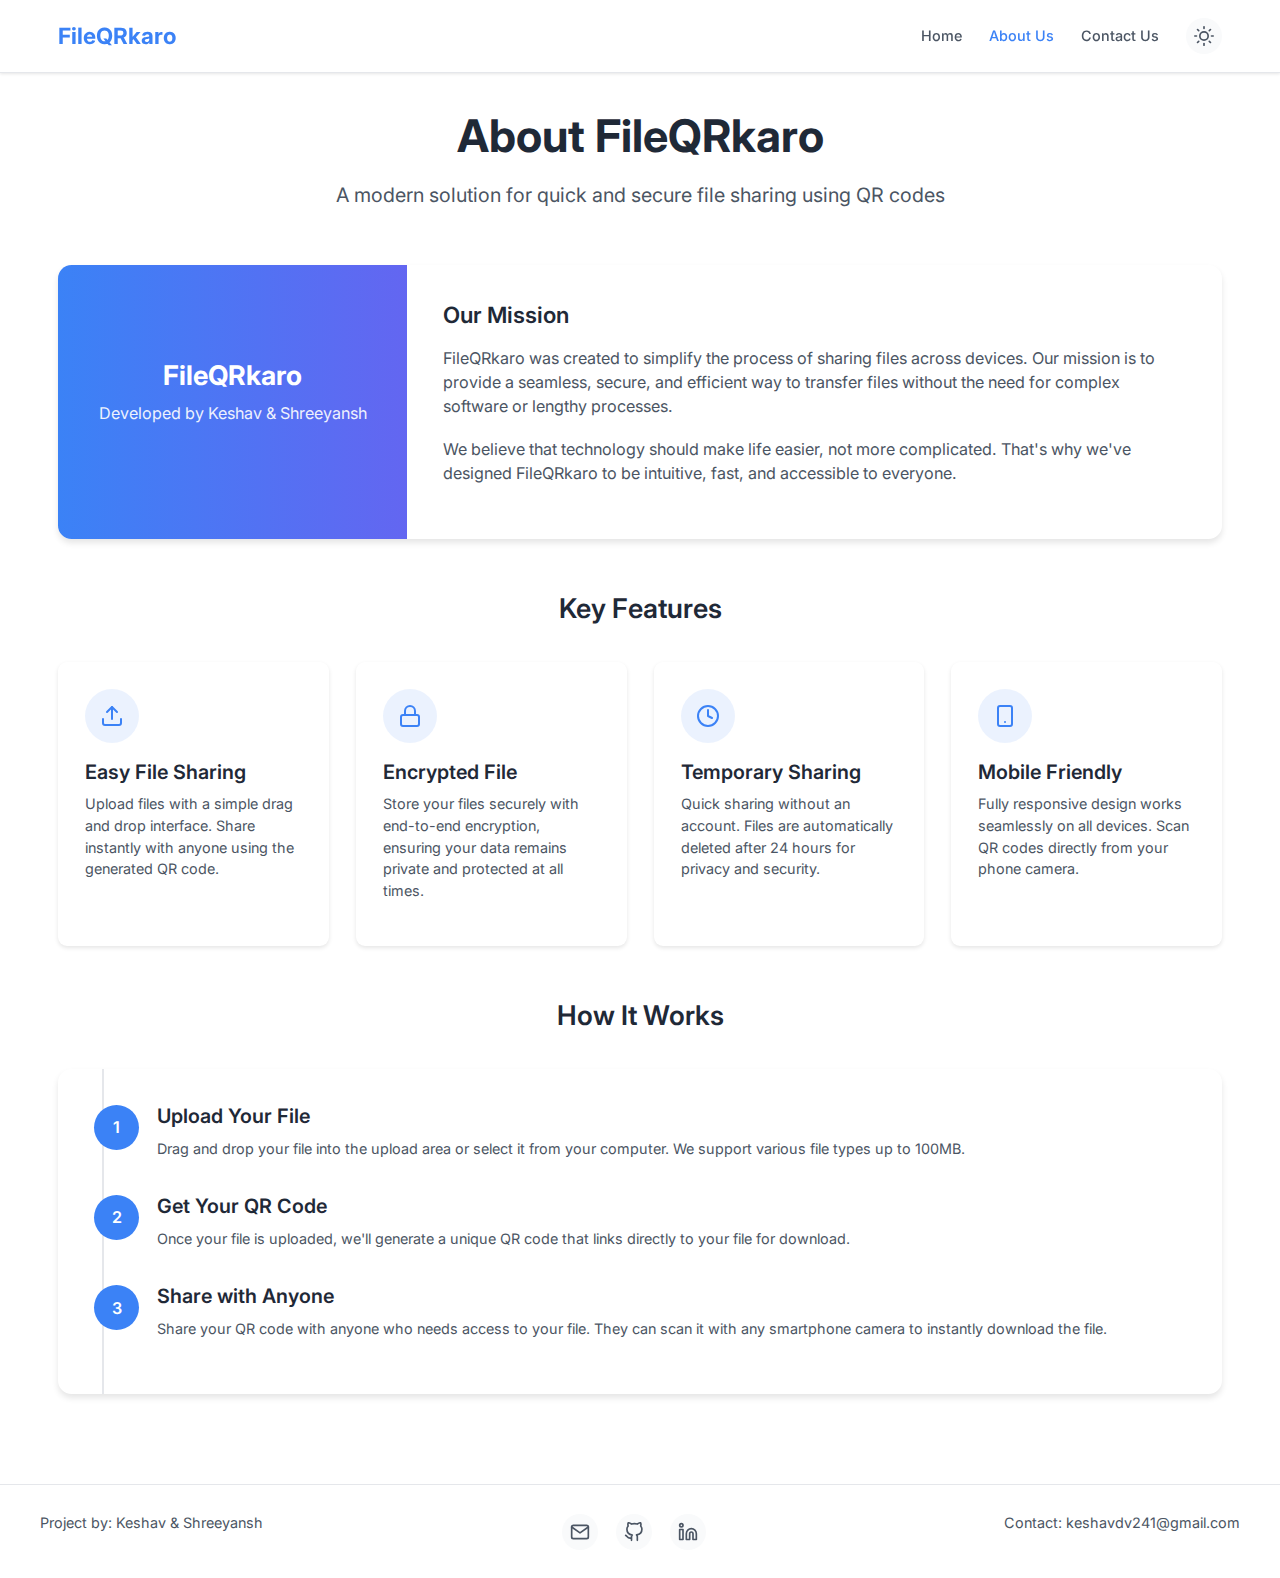
<file: frontend/about.html>
<!DOCTYPE html>
<html lang="en">
<head>
    <meta charset="UTF-8">
    <meta name="viewport" content="width=device-width, initial-scale=1.0">
    <title>About Us - FileQRkaro</title>
    <meta name="description" content="Learn more about FileQRkaro">
    <link rel="icon" type="image/svg+xml" href="assets/favicon.svg">
    <link rel="preconnect" href="https://fonts.googleapis.com">
    <link rel="preconnect" href="https://fonts.gstatic.com" crossorigin>
    <link href="https://fonts.googleapis.com/css2?family=Inter:wght@300;400;500;600;700&display=swap" rel="stylesheet">
    <link rel="stylesheet" href="css/style.css">
    <link rel="stylesheet" href="css/about.css">
</head>
<body>
    <div class="app-container">
        <!-- Navbar -->
        <nav class="navbar">
            <div class="navbar-container">
                <a href="index.html" class="logo">FileQRkaro</a>
                
                <div class="desktop-menu">
                    <a href="index.html" class="nav-link">Home</a>
                    <a href="about.html" class="nav-link active">About Us</a>
                    <a href="contact.html" class="nav-link">Contact Us</a>
                    <button id="theme-toggle" class="theme-toggle" aria-label="Toggle dark mode">
                        <svg class="sun-icon" xmlns="http://www.w3.org/2000/svg" width="20" height="20" viewBox="0 0 24 24" fill="none" stroke="currentColor" stroke-width="2" stroke-linecap="round" stroke-linejoin="round">
                            <circle cx="12" cy="12" r="5"></circle>
                            <line x1="12" y1="1" x2="12" y2="3"></line>
                            <line x1="12" y1="21" x2="12" y2="23"></line>
                            <line x1="4.22" y1="4.22" x2="5.64" y2="5.64"></line>
                            <line x1="18.36" y1="18.36" x2="19.78" y2="19.78"></line>
                            <line x1="1" y1="12" x2="3" y2="12"></line>
                            <line x1="21" y1="12" x2="23" y2="12"></line>
                            <line x1="4.22" y1="19.78" x2="5.64" y2="18.36"></line>
                            <line x1="18.36" y1="5.64" x2="19.78" y2="4.22"></line>
                        </svg>
                        <svg class="moon-icon" xmlns="http://www.w3.org/2000/svg" width="20" height="20" viewBox="0 0 24 24" fill="none" stroke="currentColor" stroke-width="2" stroke-linecap="round" stroke-linejoin="round">
                            <path d="M21 12.79A9 9 0 1 1 11.21 3 7 7 0 0 0 21 12.79z"></path>
                        </svg>
                    </button>
                </div>
                
                <button class="mobile-menu-toggle" aria-label="Toggle menu">
                    <svg class="menu-icon" xmlns="http://www.w3.org/2000/svg" width="24" height="24" viewBox="0 0 24 24" fill="none" stroke="currentColor" stroke-width="2" stroke-linecap="round" stroke-linejoin="round">
                        <line x1="3" y1="12" x2="21" y2="12"></line>
                        <line x1="3" y1="6" x2="21" y2="6"></line>
                        <line x1="3" y1="18" x2="21" y2="18"></line>
                    </svg>
                    <svg class="close-icon" xmlns="http://www.w3.org/2000/svg" width="24" height="24" viewBox="0 0 24 24" fill="none" stroke="currentColor" stroke-width="2" stroke-linecap="round" stroke-linejoin="round">
                        <line x1="18" y1="6" x2="6" y2="18"></line>
                        <line x1="6" y1="6" x2="18" y2="18"></line>
                    </svg>
                </button>
            </div>
            
            <div class="mobile-menu">
                <a href="index.html" class="nav-link">Home</a>
                <a href="about.html" class="nav-link active">About Us</a>
                <a href="contact.html" class="nav-link">Contact Us</a>

            </div>
        </nav>

        <!-- Main Content -->
        <main class="main-content">
            <section class="about-hero">
                <h1 class="about-title">About FileQRkaro</h1>
                <p class="about-subtitle">A modern solution for quick and secure file sharing using QR codes</p>
            </section>
            
            <section class="about-mission">
                <div class="mission-card">
                    <div class="mission-content">
                        <div class="mission-header">
                            <h2>FileQRkaro</h2>
                            <p>Developed by Keshav & Shreeyansh</p>
                        </div>
                        <div class="mission-body">
                            <h2>Our Mission</h2>
                            <p>FileQRkaro was created to simplify the process of sharing files across devices. Our mission is to provide a seamless, secure, and efficient way to transfer files without the need for complex software or lengthy processes.</p>
                            <p>We believe that technology should make life easier, not more complicated. That's why we've designed FileQRkaro to be intuitive, fast, and accessible to everyone.</p>
                        </div>
                    </div>
                </div>
            </section>
            
            <section class="features-section">
                <h2 class="section-title">Key Features</h2>
                
                <div class="features-grid">
                    <div class="feature-card">
                        <div class="feature-icon">
                            <svg xmlns="http://www.w3.org/2000/svg" width="24" height="24" viewBox="0 0 24 24" fill="none" stroke="currentColor" stroke-width="2" stroke-linecap="round" stroke-linejoin="round">
                                <path d="M21 15v4a2 2 0 0 1-2 2H5a2 2 0 0 1-2-2v-4"></path>
                                <polyline points="17 8 12 3 7 8"></polyline>
                                <line x1="12" y1="3" x2="12" y2="15"></line>
                            </svg>
                        </div>
                        <h3 class="feature-title">Easy File Sharing</h3>
                        <p class="feature-description">Upload files with a simple drag and drop interface. Share instantly with anyone using the generated QR code.</p>
                    </div>
                    
                    <div class="feature-card">
                        <div class="feature-icon">
                            <svg xmlns="http://www.w3.org/2000/svg" width="24" height="24" viewBox="0 0 24 24" fill="none" stroke="currentColor" stroke-width="2" stroke-linecap="round" stroke-linejoin="round">
                                <rect x="3" y="11" width="18" height="11" rx="2" ry="2"></rect>
                                <path d="M7 11V7a5 5 0 0 1 10 0v4"></path>
                            </svg>
                        </div>
                        <h3 class="feature-title">Encrypted File</h3>
                        <p class="feature-description">Store your files securely with end-to-end encryption, ensuring your data remains private and protected at all times.</p>
                    </div>
                    
                    <div class="feature-card">
                        <div class="feature-icon">
                            <svg xmlns="http://www.w3.org/2000/svg" width="24" height="24" viewBox="0 0 24 24" fill="none" stroke="currentColor" stroke-width="2" stroke-linecap="round" stroke-linejoin="round">
                                <circle cx="12" cy="12" r="10"></circle>
                                <polyline points="12 6 12 12 16 14"></polyline>
                            </svg>
                        </div>
                        <h3 class="feature-title">Temporary Sharing</h3>
                        <p class="feature-description">Quick sharing without an account. Files are automatically deleted after 24 hours for privacy and security.</p>
                    </div>
                    
                    <div class="feature-card">
                        <div class="feature-icon">
                            <svg xmlns="http://www.w3.org/2000/svg" width="24" height="24" viewBox="0 0 24 24" fill="none" stroke="currentColor" stroke-width="2" stroke-linecap="round" stroke-linejoin="round">
                                <rect x="5" y="2" width="14" height="20" rx="2" ry="2"></rect>
                                <line x1="12" y1="18" x2="12.01" y2="18"></line>
                            </svg>
                        </div>
                        <h3 class="feature-title">Mobile Friendly</h3>
                        <p class="feature-description">Fully responsive design works seamlessly on all devices. Scan QR codes directly from your phone camera.</p>
                    </div>
                </div>
            </section>
            
            <section class="how-it-works">
                <h2 class="section-title">How It Works</h2>
                
                <div class="steps-container">
                    <div class="step">
                        <div class="step-number">1</div>
                        <div class="step-content">
                            <h3 class="step-title">Upload Your File</h3>
                            <p class="step-description">Drag and drop your file into the upload area or select it from your computer. We support various file types up to 100MB.</p>
                        </div>
                    </div>
                    
                    <div class="step">
                        <div class="step-number">2</div>
                        <div class="step-content">
                            <h3 class="step-title">Get Your QR Code</h3>
                            <p class="step-description">Once your file is uploaded, we'll generate a unique QR code that links directly to your file for download.</p>
                        </div>
                    </div>
                    
                    <div class="step">
                        <div class="step-number">3</div>
                        <div class="step-content">
                            <h3 class="step-title">Share with Anyone</h3>
                            <p class="step-description">Share your QR code with anyone who needs access to your file. They can scan it with any smartphone camera to instantly download the file.</p>
                        </div>
                    </div>
                    

                </div>
            </section>
            
            <!-- <section class="about-developer">
                <h2 class="section-title">About the Developer</h2>
                
                <div class="developer-card">
                    <div class="developer-avatar">KS</div>
                    <h3 class="developer-name">Keshav Suthar</h3>
                    <p class="developer-title">Full Stack Developer</p>
                    <p class="developer-bio">Keshav is passionate about creating intuitive web applications that solve real-world problems. FileQRkaro was developed as a solution to the common challenge of quickly sharing files between devices.</p>
                    <a href="mailto:keshavdev241@gmail.com" class="developer-contact">keshavdev241@gmail.com</a>
                </div>
            </section> -->
        </main>

        <!-- Footer -->
        <footer class="footer">
            <div class="footer-container">
                <div class="footer-info">
                    <p>Project by: Keshav & Shreeyansh</p>
                </div>
                
                <div class="footer-social">
                    <a href="mailto:keshavdev241@gmail.com" class="social-link" aria-label="Email">
                        <svg xmlns="http://www.w3.org/2000/svg" width="20" height="20" viewBox="0 0 24 24" fill="none" stroke="currentColor" stroke-width="2" stroke-linecap="round" stroke-linejoin="round">
                            <path d="M4 4h16c1.1 0 2 .9 2 2v12c0 1.1-.9 2-2 2H4c-1.1 0-2-.9-2-2V6c0-1.1.9-2 2-2z"></path>
                            <polyline points="22,6 12,13 2,6"></polyline>
                        </svg>
                    </a>
                    <a href="https://github.com" target="_blank" rel="noopener noreferrer" class="social-link" aria-label="GitHub">
                        <svg xmlns="http://www.w3.org/2000/svg" width="20" height="20" viewBox="0 0 24 24" fill="none" stroke="currentColor" stroke-width="2" stroke-linecap="round" stroke-linejoin="round">
                            <path d="M9 19c-5 1.5-5-2.5-7-3m14 6v-3.87a3.37 3.37 0 0 0-.94-2.61c3.14-.35 6.44-1.54 6.44-7A5.44 5.44 0 0 0 20 4.77 5.07 5.07 0 0 0 19.91 1S18.73.65 16 2.48a13.38 13.38 0 0 0-7 0C6.27.65 5.09 1 5.09 1A5.07 5.07 0 0 0 5 4.77a5.44 5.44 0 0 0-1.5 3.78c0 5.42 3.3 6.61 6.44 7A3.37 3.37 0 0 0 9 18.13V22"></path>
                        </svg>
                    </a>
                    <a href="https://linkedin.com" target="_blank" rel="noopener noreferrer" class="social-link" aria-label="LinkedIn">
                        <svg xmlns="http://www.w3.org/2000/svg" width="20" height="20" viewBox="0 0 24 24" fill="none" stroke="currentColor" stroke-width="2" stroke-linecap="round" stroke-linejoin="round">
                            <path d="M16 8a6 6 0 0 1 6 6v7h-4v-7a2 2 0 0 0-2-2 2 2 0 0 0-2 2v7h-4v-7a6 6 0 0 1 6-6z"></path>
                            <rect x="2" y="9" width="4" height="12"></rect>
                            <circle cx="4" cy="4" r="2"></circle>
                        </svg>
                    </a>
                </div>
                
                <div class="footer-contact">
                    <p>Contact: keshavdv241@gmail.com</p>
                </div>
            </div>
        </footer>
    </div>

    <script src="js/theme.js"></script>
    <script src="js/navbar.js"></script>
</body>
</html>
</file>
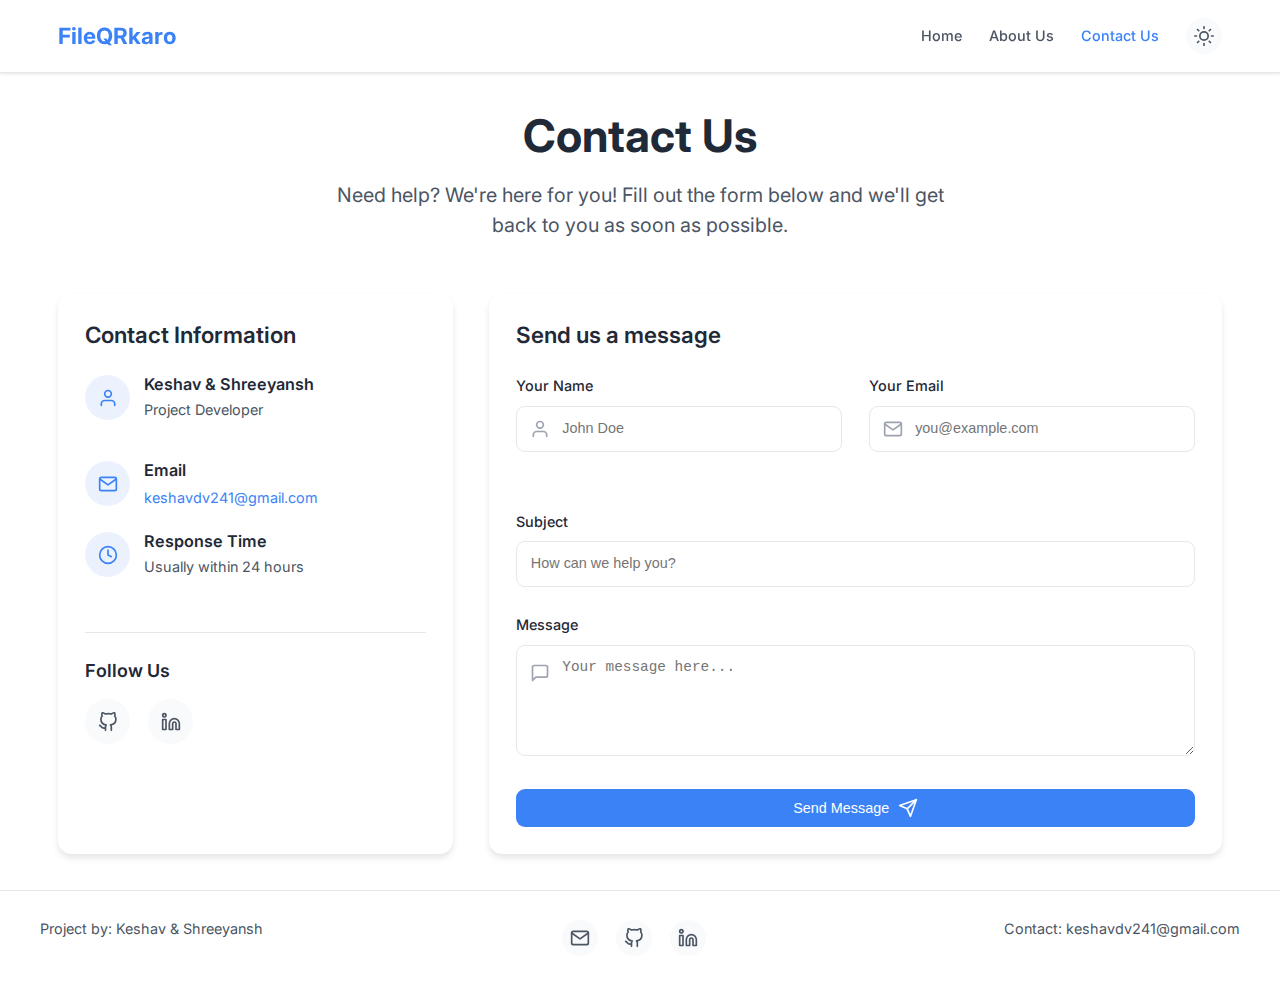
<file: frontend/contact.html>
<!DOCTYPE html>
<html lang="en">
<head>
    <meta charset="UTF-8">
    <meta name="viewport" content="width=device-width, initial-scale=1.0">
    <title>Contact Us - FileQRkaro</title>
    <meta name="description" content="Contact FileQRkaro for support or inquiries">
    <link rel="icon" type="image/svg+xml" href="assets/favicon.svg">
    <link rel="preconnect" href="https://fonts.googleapis.com">
    <link rel="preconnect" href="https://fonts.gstatic.com" crossorigin>
    <link href="https://fonts.googleapis.com/css2?family=Inter:wght@300;400;500;600;700&display=swap" rel="stylesheet">
    <link rel="stylesheet" href="css/style.css">
    <link rel="stylesheet" href="css/contact.css">
</head>
<body>
    <div class="app-container">
        <!-- Navbar -->
        <nav class="navbar">
            <div class="navbar-container">
                <a href="index.html" class="logo">FileQRkaro</a>
                
                <div class="desktop-menu">
                    <a href="index.html" class="nav-link">Home</a>
                    <a href="about.html" class="nav-link">About Us</a>
                    <a href="contact.html" class="nav-link active">Contact Us</a>
                    <button id="theme-toggle" class="theme-toggle" aria-label="Toggle dark mode">
                        <svg class="sun-icon" xmlns="http://www.w3.org/2000/svg" width="20" height="20" viewBox="0 0 24 24" fill="none" stroke="currentColor" stroke-width="2" stroke-linecap="round" stroke-linejoin="round">
                            <circle cx="12" cy="12" r="5"></circle>
                            <line x1="12" y1="1" x2="12" y2="3"></line>
                            <line x1="12" y1="21" x2="12" y2="23"></line>
                            <line x1="4.22" y1="4.22" x2="5.64" y2="5.64"></line>
                            <line x1="18.36" y1="18.36" x2="19.78" y2="19.78"></line>
                            <line x1="1" y1="12" x2="3" y2="12"></line>
                            <line x1="21" y1="12" x2="23" y2="12"></line>
                            <line x1="4.22" y1="19.78" x2="5.64" y2="18.36"></line>
                            <line x1="18.36" y1="5.64" x2="19.78" y2="4.22"></line>
                        </svg>
                        <svg class="moon-icon" xmlns="http://www.w3.org/2000/svg" width="20" height="20" viewBox="0 0 24 24" fill="none" stroke="currentColor" stroke-width="2" stroke-linecap="round" stroke-linejoin="round">
                            <path d="M21 12.79A9 9 0 1 1 11.21 3 7 7 0 0 0 21 12.79z"></path>
                        </svg>
                    </button>
                </div>
                
                <button class="mobile-menu-toggle" aria-label="Toggle menu">
                    <svg class="menu-icon" xmlns="http://www.w3.org/2000/svg" width="24" height="24" viewBox="0 0 24 24" fill="none" stroke="currentColor" stroke-width="2" stroke-linecap="round" stroke-linejoin="round">
                        <line x1="3" y1="12" x2="21" y2="12"></line>
                        <line x1="3" y1="6" x2="21" y2="6"></line>
                        <line x1="3" y1="18" x2="21" y2="18"></line>
                    </svg>
                    <svg class="close-icon" xmlns="http://www.w3.org/2000/svg" width="24" height="24" viewBox="0 0 24 24" fill="none" stroke="currentColor" stroke-width="2" stroke-linecap="round" stroke-linejoin="round">
                        <line x1="18" y1="6" x2="6" y2="18"></line>
                        <line x1="6" y1="6" x2="18" y2="18"></line>
                    </svg>
                </button>
            </div>
            
            <div class="mobile-menu">
                <a href="index.html" class="nav-link">Home</a>
                <a href="about.html" class="nav-link">About Us</a>
                <a href="contact.html" class="nav-link active">Contact Us</a>

            </div>
        </nav>

        <!-- Main Content -->
        <main class="main-content">
            <section class="contact-hero">
                <h1 class="contact-title">Contact Us</h1>
                <p class="contact-subtitle">Need help? We're here for you! Fill out the form below and we'll get back to you as soon as possible.</p>
            </section>
            
            <section class="contact-section">
                <div class="contact-container">
                    <div class="contact-info">
                        <h2 class="info-title">Contact Information</h2>
                        
                        <div class="info-item">
                            <div class="info-icon">
                                <svg xmlns="http://www.w3.org/2000/svg" width="20" height="20" viewBox="0 0 24 24" fill="none" stroke="currentColor" stroke-width="2" stroke-linecap="round" stroke-linejoin="round">
                                    <path d="M20 21v-2a4 4 0 0 0-4-4H8a4 4 0 0 0-4 4v2"></path>
                                    <circle cx="12" cy="7" r="4"></circle>
                                </svg>
                            </div>
                            <div class="info-content">
                                <h3 class="info-label">Keshav & Shreeyansh</h3>
                                <p class="info-text">Project Developer</p>
                            </div>
                        </div>
                        
                        <div class="info-item">
                            <div class="info-icon">
                                <svg xmlns="http://www.w3.org/2000/svg" width="20" height="20" viewBox="0 0 24 24" fill="none" stroke="currentColor" stroke-width="2" stroke-linecap="round" stroke-linejoin="round">
                                    <path d="M4 4h16c1.1 0 2 .9 2 2v12c0 1.1-.9 2-2 2H4c-1.1 0-2-.9-2-2V6c0-1.1.9-2 2-2z"></path>
                                    <polyline points="22,6 12,13 2,6"></polyline>
                                </svg>
                            </div>
                            <div class="info-content">
                                <h3 class="info-label">Email</h3>
                                <a href="mailto:keshavdev241@gmail.com" class="info-link">keshavdv241@gmail.com</a>
                            </div>
                        </div>
                        
                        <div class="info-item">
                            <div class="info-icon">
                                <svg xmlns="http://www.w3.org/2000/svg" width="20" height="20" viewBox="0 0 24 24" fill="none" stroke="currentColor" stroke-width="2" stroke-linecap="round" stroke-linejoin="round">
                                    <circle cx="12" cy="12" r="10"></circle>
                                    <polyline points="12 6 12 12 16 14"></polyline>
                                </svg>
                            </div>
                            <div class="info-content">
                                <h3 class="info-label">Response Time</h3>
                                <p class="info-text">Usually within 24 hours</p>
                            </div>
                        </div>
                        
                        <div class="social-links">
                            <h3 class="social-title">Follow Us</h3>
                            <div class="social-icons">
                                <a href="https://github.com" target="_blank" rel="noopener noreferrer" class="social-icon">
                                    <svg xmlns="http://www.w3.org/2000/svg" width="20" height="20" viewBox="0 0 24 24" fill="none" stroke="currentColor" stroke-width="2" stroke-linecap="round" stroke-linejoin="round">
                                        <path d="M9 19c-5 1.5-5-2.5-7-3m14 6v-3.87a3.37 3.37 0 0 0-.94-2.61c3.14-.35 6.44-1.54 6.44-7A5.44 5.44 0 0 0 20 4.77 5.07 5.07 0 0 0 19.91 1S18.73.65 16 2.48a13.38 13.38 0 0 0-7 0C6.27.65 5.09 1 5.09 1A5.07 5.07 0 0 0 5 4.77a5.44 5.44 0 0 0-1.5 3.78c0 5.42 3.3 6.61 6.44 7A3.37 3.37 0 0 0 9 18.13V22"></path>
                                    </svg>
                                </a>
                                <a href="https://linkedin.com" target="_blank" rel="noopener noreferrer" class="social-icon">
                                    <svg xmlns="http://www.w3.org/2000/svg" width="20" height="20" viewBox="0 0 24 24" fill="none" stroke="currentColor" stroke-width="2" stroke-linecap="round" stroke-linejoin="round">
                                        <path d="M16 8a6 6 0 0 1 6 6v7h-4v-7a2 2 0 0 0-2-2 2 2 0 0 0-2 2v7h-4v-7a6 6 0 0 1 6-6z"></path>
                                        <rect x="2" y="9" width="4" height="12"></rect>
                                        <circle cx="4" cy="4" r="2"></circle>
                                    </svg>
                                </a>
                            </div>
                        </div>
                    </div>
                    
                    <div class="contact-form-container">
                        <h2 class="form-title">Send us a message</h2>
                        
                        <div id="success-message" class="success-message">
                            <svg xmlns="http://www.w3.org/2000/svg" width="20" height="20" viewBox="0 0 24 24" fill="none" stroke="currentColor" stroke-width="2" stroke-linecap="round" stroke-linejoin="round">
                                <path d="M22 11.08V12a10 10 0 1 1-5.93-9.14"></path>
                                <polyline points="22 4 12 14.01 9 11.01"></polyline>
                            </svg>
                            <div class="success-content">
                                <h3 class="success-title">Message sent successfully!</h3>
                                <p class="success-text">Thank you for contacting us. We'll get back to you as soon as possible.</p>
                            </div>
                        </div>
                        
                        <form id="contact-form" class="contact-form">
                            <div class="form-row">
                                <div class="form-group">
                                    <label for="name" class="form-label">Your Name</label>
                                    <div class="input-with-icon">
                                        <svg class="input-icon" xmlns="http://www.w3.org/2000/svg" width="20" height="20" viewBox="0 0 24 24" fill="none" stroke="currentColor" stroke-width="2" stroke-linecap="round" stroke-linejoin="round">
                                            <path d="M20 21v-2a4 4 0 0 0-4-4H8a4 4 0 0 0-4 4v2"></path>
                                            <circle cx="12" cy="7" r="4"></circle>
                                        </svg>
                                        <input type="text" id="name" class="form-input" placeholder="John Doe" required>
                                    </div>
                                    <div class="error-message" id="name-error"></div>
                                </div>
                                
                                <div class="form-group">
                                    <label for="email" class="form-label">Your Email</label>
                                    <div class="input-with-icon">
                                        <svg class="input-icon" xmlns="http://www.w3.org/2000/svg" width="20" height="20" viewBox="0 0 24 24" fill="none" stroke="currentColor" stroke-width="2" stroke-linecap="round" stroke-linejoin="round">
                                            <path d="M4 4h16c1.1 0 2 .9 2 2v12c0 1.1-.9 2-2 2H4c-1.1 0-2-.9-2-2V6c0-1.1.9-2 2-2z"></path>
                                            <polyline points="22,6 12,13 2,6"></polyline>
                                        </svg>
                                        <input type="email" id="email" class="form-input" placeholder="you@example.com" required>
                                    </div>
                                    <div class="error-message" id="email-error"></div>
                                </div>
                            </div>
                            
                            <div class="form-group">
                                <label for="subject" class="form-label">Subject</label>
                                <input type="text" id="subject" class="form-input" placeholder="How can we help you?" required>
                                <div class="error-message" id="subject-error"></div>
                            </div>
                            
                            <div class="form-group">
                                <label for="message" class="form-label">Message</label>
                                <div class="input-with-icon textarea-with-icon">
                                    <svg class="input-icon" xmlns="http://www.w3.org/2000/svg" width="20" height="20" viewBox="0 0 24 24" fill="none" stroke="currentColor" stroke-width="2" stroke-linecap="round" stroke-linejoin="round">
                                        <path d="M21 15a2 2 0 0 1-2 2H7l-4 4V5a2 2 0 0 1 2-2h14a2 2 0 0 1 2 2z"></path>
                                    </svg>
                                    <textarea id="message" class="form-input" rows="4" placeholder="Your message here..." required></textarea>
                                </div>
                                <div class="error-message" id="message-error"></div>
                            </div>
                            
                            <button type="submit" class="btn btn-primary btn-block">
                                <span class="btn-text">Send Message</span>
                                <span class="btn-loader"></span>
                                <svg class="btn-icon" xmlns="http://www.w3.org/2000/svg" width="20" height="20" viewBox="0 0 24 24" fill="none" stroke="currentColor" stroke-width="2" stroke-linecap="round" stroke-linejoin="round">
                                    <line x1="22" y1="2" x2="11" y2="13"></line>
                                    <polygon points="22 2 15 22 11 13 2 9 22 2"></polygon>
                                </svg>
                            </button>
                        </form>
                    </div>
                </div>
            </section>
        </main>

        <!-- Footer -->
        <footer class="footer">
            <div class="footer-container">
                <div class="footer-info">
                    <p>Project by: Keshav & Shreeyansh</p>
                </div>
                
                <div class="footer-social">
                    <a href="mailto:keshavdev241@gmail.com" class="social-link" aria-label="Email">
                        <svg xmlns="http://www.w3.org/2000/svg" width="20" height="20" viewBox="0 0 24 24" fill="none" stroke="currentColor" stroke-width="2" stroke-linecap="round" stroke-linejoin="round">
                            <path d="M4 4h16c1.1 0 2 .9 2 2v12c0 1.1-.9 2-2 2H4c-1.1 0-2-.9-2-2V6c0-1.1.9-2 2-2z"></path>
                            <polyline points="22,6 12,13 2,6"></polyline>
                        </svg>
                    </a>
                    <a href="https://github.com" target="_blank" rel="noopener noreferrer" class="social-link" aria-label="GitHub">
                        <svg xmlns="http://www.w3.org/2000/svg" width="20" height="20" viewBox="0 0 24 24" fill="none" stroke="currentColor" stroke-width="2" stroke-linecap="round" stroke-linejoin="round">
                            <path d="M9 19c-5 1.5-5-2.5-7-3m14 6v-3.87a3.37 3.37 0 0 0-.94-2.61c3.14-.35 6.44-1.54 6.44-7A5.44 5.44 0 0 0 20 4.77 5.07 5.07 0 0 0 19.91 1S18.73.65 16 2.48a13.38 13.38 0 0 0-7 0C6.27.65 5.09 1 5.09 1A5.07 5.07 0 0 0 5 4.77a5.44 5.44 0 0 0-1.5 3.78c0 5.42 3.3 6.61 6.44 7A3.37 3.37 0 0 0 9 18.13V22"></path>
                        </svg>
                    </a>
                    <a href="https://linkedin.com" target="_blank" rel="noopener noreferrer" class="social-link" aria-label="LinkedIn">
                        <svg xmlns="http://www.w3.org/2000/svg" width="20" height="20" viewBox="0 0 24 24" fill="none" stroke="currentColor" stroke-width="2" stroke-linecap="round" stroke-linejoin="round">
                            <path d="M16 8a6 6 0 0 1 6 6v7h-4v-7a2 2 0 0 0-2-2 2 2 0 0 0-2 2v7h-4v-7a6 6 0 0 1 6-6z"></path>
                            <rect x="2" y="9" width="4" height="12"></rect>
                            <circle cx="4" cy="4" r="2"></circle>
                        </svg>
                    </a>
                </div>
                
                <div class="footer-contact">
                    <p>Contact: keshavdv241@gmail.com</p>
                </div>
            </div>
        </footer>
    </div>

    <script src="js/theme.js"></script>
    <script src="js/navbar.js"></script>
    <script src="js/contact.js"></script>
</body>
</html>
</file>
<file: frontend/css/style.css>
:root {
  --color-primary: #3b82f6;
  --color-primary-dark: #2563eb;
  --color-primary-light: #60a5fa;
  --color-secondary: #6366f1;
  --color-secondary-dark: #4f46e5;
  --color-secondary-light: #818cf8;
  --color-success: #10b981;
  --color-danger: #ef4444;
  --color-warning: #f59e0b;
  --color-info: #3b82f6;

  --color-background: #ffffff;
  --color-background-alt: #f9fafb;
  --color-background-card: #ffffff;

  --color-text: #1f2937;
  --color-text-light: #4b5563;
  --color-text-lighter: #9ca3af;

  --color-border: #e5e7eb;
  --color-border-light: #f3f4f6;

  --color-shadow: rgba(0, 0, 0, 0.1);
  --color-shadow-dark: rgba(0, 0, 0, 0.2);

  --border-radius-sm: 0.25rem;
  --border-radius: 0.5rem;
  --border-radius-lg: 0.75rem;
  --border-radius-xl: 1rem;

  --transition-fast: 0.15s ease;
  --transition: 0.3s ease;
  --transition-slow: 0.5s ease;

  --font-sans: "Inter", -apple-system, BlinkMacSystemFont, "Segoe UI", Roboto, Oxygen, Ubuntu, Cantarell, "Open Sans",
    "Helvetica Neue", sans-serif;

  /* Reduced font sizes */
  --font-size-xs: 0.7rem;
  --font-size-sm: 0.8rem;
  --font-size-base: 0.9rem;
  --font-size-lg: 1.1rem;
  --font-size-xl: 1.25rem;
  --font-size-2xl: 1.5rem;
  --font-size-3xl: 1.875rem;
  --font-size-4xl: 2.25rem;
}

.dark {
  --color-primary: #3b82f6;
  --color-primary-dark: #2563eb;
  --color-primary-light: #60a5fa;

  --color-background: #111827;
  --color-background-alt: #1f2937;
  --color-background-card: #1f2937;

  --color-text: #f9fafb;
  --color-text-light: #e5e7eb;
  --color-text-lighter: #9ca3af;

  --color-border: #374151;
  --color-border-light: #4b5563;

  --color-shadow: rgba(0, 0, 0, 0.3);
  --color-shadow-dark: rgba(0, 0, 0, 0.5);
}

/* Base Styles */
* {
  margin: 0;
  padding: 0;
  box-sizing: border-box;
}

html {
  font-size: 18px;
  scroll-behavior: smooth;
}

body {
  font-family: var(--font-sans);
  background-color: var(--color-background);
  color: var(--color-text);
  line-height: 1.5;
  font-size: var(--font-size-base);
  transition: background-color var(--transition), color var(--transition);
}

.app-container {
  display: flex;
  flex-direction: column;
  min-height: 100vh;
}

/* Typography */
h1,
h2,
h3,
h4,
h5,
h6 {
  font-weight: 600;
  line-height: 1.2;
  margin-bottom: 1rem;
}

h1 {
  font-size: var(--font-size-3xl);
}

h2 {
  font-size: var(--font-size-2xl);
}

h3 {
  font-size: var(--font-size-xl);
}

p {
  margin-bottom: 1rem;
}

a {
  color: var(--color-primary);
  text-decoration: none;
  transition: color var(--transition-fast);
}

a:hover {
  color: var(--color-primary-dark);
}

/* Buttons */
.btn {
  display: inline-flex;
  align-items: center;
  justify-content: center;
  padding: 0.5rem 1rem;
  border-radius: var(--border-radius);
  font-weight: 500;
  font-size: var(--font-size-sm);
  cursor: pointer;
  transition: all var(--transition-fast);
  border: none;
  outline: none;
}

.btn:disabled {
  opacity: 0.7;
  cursor: not-allowed;
}

.btn-primary {
  background-color: var(--color-primary);
  color: white;
}

.btn-primary:hover:not(:disabled) {
  background-color: var(--color-primary-dark);
}

.btn-secondary {
  background-color: var(--color-secondary);
  color: white;
}

.btn-secondary:hover:not(:disabled) {
  background-color: var(--color-secondary-dark);
}

.btn-outline {
  background-color: transparent;
  border: 1px solid var(--color-border);
  color: var(--color-text);
}

.btn-outline:hover:not(:disabled) {
  background-color: var(--color-background-alt);
}

.btn-block {
  display: flex;
  width: 100%;
}

.btn-google {
  display: flex;
  align-items: center;
  justify-content: center;
  width: 100%;
  padding: 0.5rem 1rem;
  background-color: white;
  color: var(--color-text);
  border: 1px solid var(--color-border);
  border-radius: var(--border-radius);
  font-weight: 500;
  font-size: 0.875rem;
  cursor: pointer;
  transition: all var(--transition-fast);
}

.dark .btn-google {
  background-color: var(--color-background-alt);
  color: var(--color-text);
  border-color: var(--color-border);
}

.btn-google:hover {
  background-color: var(--color-background-alt);
}

.dark .btn-google:hover {
  background-color: var(--color-background);
}

.google-icon {
  margin-right: 0.5rem;
  width: 18px;
  height: 18px;
}

/* Navbar */
.navbar {
  position: sticky;
  top: 0;
  z-index: 100;
  background-color: var(--color-background);
  border-bottom: 1px solid var(--color-border);
  box-shadow: 0 1px 3px var(--color-shadow);
  transition: background-color var(--transition), border-color var(--transition);
}

.navbar-container {
  display: flex;
  align-items: center;
  justify-content: space-between;
  padding: 1rem;
  max-width: 1200px;
  margin: 0 auto;
}

.logo {
  font-size: var(--font-size-xl);
  font-weight: 700;
  color: var(--color-primary);
  transition: color var(--transition-fast);
}

.logo:hover {
  color: var(--color-primary-dark);
}

.desktop-menu {
  display: none;
}

.nav-link {
  margin-left: 1.5rem;
  color: var(--color-text-light);
  font-weight: 500;
  font-size: var(--font-size-sm);
  transition: color var(--transition-fast);
}

.nav-link:hover,
.nav-link.active {
  color: var(--color-primary);
}

.theme-toggle {
  display: flex;
  align-items: center;
  justify-content: center;
  width: 2rem;
  height: 2rem;
  border-radius: 50%;
  background-color: var(--color-background-alt);
  color: var(--color-text-light);
  border: none;
  cursor: pointer;
  transition: background-color var(--transition-fast), color var(--transition-fast);
  margin-left: 1.5rem;
}

.theme-toggle:hover {
  background-color: var(--color-border-light);
  color: var(--color-text);
}

.sun-icon,
.moon-icon {
  display: none;
}

.dark .moon-icon,
.sun-icon {
  display: block;
}

.dark .sun-icon,
.moon-icon {
  display: none;
}

.mobile-menu-toggle {
  display: flex;
  align-items: center;
  justify-content: center;
  width: 2rem;
  height: 2rem;
  background-color: transparent;
  border: none;
  color: var(--color-text);
  cursor: pointer;
}

.close-icon {
  display: none;
}

.mobile-menu {
  display: none;
  flex-direction: column;
  padding: 1rem;
  background-color: var(--color-background);
  border-bottom: 1px solid var(--color-border);
}

.mobile-menu .nav-link {
  margin: 0.5rem 0;
  padding: 0.5rem 0;
}

.mobile-menu.active {
  display: flex;
}

.user-menu {
  position: relative;
}

.user-menu-btn {
  display: flex;
  align-items: center;
  background: none;
  border: none;
  color: var(--color-text-light);
  font-weight: 500;
  font-size: 0.875rem;
  cursor: pointer;
  padding: 0.5rem;
  margin-left: 1.5rem;
}

.user-menu-btn:hover {
  color: var(--color-primary);
}

.user-name {
  margin-right: 0.25rem;
}

.user-dropdown {
  position: absolute;
  top: 100%;
  right: 0;
  width: 10rem;
  background-color: var(--color-background-card);
  border: 1px solid var(--color-border);
  border-radius: var(--border-radius);
  box-shadow: 0 4px 6px var(--color-shadow);
  padding: 0.5rem 0;
  display: none;
  z-index: 10;
}

.user-dropdown.active {
  display: block;
  animation: fadeIn 0.2s ease;
}

.dropdown-item {
  display: block;
  padding: 0.5rem 1rem;
  color: var(--color-text);
  font-size: 0.875rem;
  transition: background-color var(--transition-fast);
}

.dropdown-item:hover {
  background-color: var(--color-background-alt);
  color: var(--color-primary);
}

/* Main Content */
.main-content {
  flex: 1;
  padding: 2rem 1rem;
  max-width: 1200px;
  margin: 0 auto;
  width: 100%;
}

/* Footer */
.footer {
  background-color: var(--color-background);
  border-top: 1px solid var(--color-border);
  padding: 1.5rem 1rem;
  transition: background-color var(--transition), border-color var(--transition);
}

.footer-container {
  display: flex;
  flex-direction: column;
  align-items: center;
  max-width: 1200px;
  margin: 0 auto;
  gap: 1rem;
}

.footer-info,
.footer-contact {
  font-size: var(--font-size-sm);
  color: var(--color-text-light);
}

.footer-social {
  display: flex;
  gap: 1rem;
}

.social-link {
  display: flex;
  align-items: center;
  justify-content: center;
  width: 2rem;
  height: 2rem;
  border-radius: 50%;
  background-color: var(--color-background-alt);
  color: var(--color-text-light);
  transition: background-color var(--transition-fast), color var(--transition-fast);
}

.social-link:hover {
  background-color: var(--color-border-light);
  color: var(--color-primary);
}

/* Form Elements */
.form-group {
  margin-bottom: 1.5rem;
}

.form-label {
  display: block;
  margin-bottom: 0.5rem;
  font-size: var(--font-size-sm);
  font-weight: 500;
  color: var(--color-text);
}

.form-input {
  width: 100%;
  padding: 0.625rem 0.75rem;
  font-size: var(--font-size-sm);
  line-height: 1.5;
  color: var(--color-text);
  background-color: var(--color-background);
  border: 1px solid var(--color-border);
  border-radius: var(--border-radius);
  transition: border-color var(--transition-fast), box-shadow var(--transition-fast);
}

.form-input:focus {
  outline: none;
  border-color: var(--color-primary-light);
  box-shadow: 0 0 0 3px rgba(59, 130, 246, 0.25);
}

.dark .form-input:focus {
  box-shadow: 0 0 0 3px rgba(59, 130, 246, 0.5);
}

.input-with-icon {
  position: relative;
}

.input-icon {
  position: absolute;
  top: 50%;
  left: 0.75rem;
  transform: translateY(-50%);
  color: var(--color-text-lighter);
}

.input-with-icon .form-input {
  padding-left: 2.5rem;
}

.password-toggle {
  position: absolute;
  top: 50%;
  right: 0.75rem;
  transform: translateY(-50%);
  background: none;
  border: none;
  color: var(--color-text-lighter);
  cursor: pointer;
}

.eye-off-icon {
  display: none;
}

.error-message {
  margin-top: 0.25rem;
  font-size: var(--font-size-xs);
  color: var(--color-danger);
}

/* Animations */
@keyframes fadeIn {
  from {
    opacity: 0;
  }
  to {
    opacity: 1;
  }
}

@keyframes slideUp {
  from {
    opacity: 0;
    transform: translateY(1rem);
  }
  to {
    opacity: 1;
    transform: translateY(0);
  }
}

@keyframes slideDown {
  from {
    opacity: 0;
    transform: translateY(-1rem);
  }
  to {
    opacity: 1;
    transform: translateY(0);
  }
}

@keyframes pulse {
  0% {
    transform: scale(1);
  }
  50% {
    transform: scale(1.05);
  }
  100% {
    transform: scale(1);
  }
}

/* Responsive Styles */
@media (min-width: 768px) {
  .desktop-menu {
    display: flex;
    align-items: center;
  }

  .mobile-menu-toggle {
    display: none;
  }

  .footer-container {
    flex-direction: row;
    justify-content: space-between;
  }
}

/* Custom Scrollbar */
::-webkit-scrollbar {
  width: 8px;
  height: 8px;
}

::-webkit-scrollbar-track {
  background: var(--color-background-alt);
}

::-webkit-scrollbar-thumb {
  background: var(--color-border);
  border-radius: 4px;
}

::-webkit-scrollbar-thumb:hover {
  background: var(--color-text-lighter);
}

/* Utility Classes */
.text-center {
  text-align: center;
}

.text-right {
  text-align: right;
}

.divider {
  display: flex;
  align-items: center;
  margin: 1.5rem 0;
  color: var(--color-text-lighter);
  font-size: 0.875rem;
}

.divider::before,
.divider::after {
  content: "";
  flex: 1;
  height: 1px;
  background-color: var(--color-border);
}

.divider span {
  padding: 0 1rem;
}

.btn-loader {
  display: none;
  width: 1rem;
  height: 1rem;
  border: 2px solid rgba(255, 255, 255, 0.3);
  border-radius: 50%;
  border-top-color: white;
  animation: spin 0.8s linear infinite;
  margin-left: 0.5rem;
}

@keyframes spin {
  to {
    transform: rotate(360deg);
  }
}

.loading .btn-text {
  display: none;
}

.loading .btn-loader {
  display: block;
}
</file>
<file: frontend/css/about.css>
.about-hero {
  text-align: center;
  margin-bottom: 3rem;
  animation: fadeIn 0.8s ease;
}

.about-title {
  font-size: 2.25rem;
  font-weight: 700;
  margin-bottom: 1rem;
  color: var(--color-text);
}

.about-subtitle {
  font-size: 1.1rem;
  color: var(--color-text-light);
  max-width: 36rem;
  margin: 0 auto;
}

.about-mission {
  margin-bottom: 3rem;
  animation: slideUp 0.8s ease;
}

.mission-card {
  background-color: var(--color-background-card);
  border-radius: var(--border-radius-lg);
  overflow: hidden;
  box-shadow: 0 4px 6px var(--color-shadow);
}

.mission-content {
  display: flex;
  flex-direction: column;
}

.mission-header {
  background: linear-gradient(to right, var(--color-primary), var(--color-secondary));
  color: white;
  padding: 2rem;
  text-align: center;
}

.mission-header h2 {
  font-size: 1.5rem;
  font-weight: 700;
  margin-bottom: 0.5rem;
}

.mission-header p {
  font-size: 0.9rem;
  opacity: 0.9;
}

.mission-body {
  padding: 2rem;
}

.mission-body h2 {
  font-size: 1.25rem;
  font-weight: 600;
  margin-bottom: 1rem;
  color: var(--color-text);
}

.mission-body p {
  font-size: 0.9rem;
  color: var(--color-text-light);
  margin-bottom: 1rem;
}

.section-title {
  font-size: 1.5rem;
  font-weight: 600;
  text-align: center;
  margin-bottom: 2rem;
  color: var(--color-text);
}

.features-section {
  margin-bottom: 3rem;
  animation: slideUp 0.8s ease 0.2s;
}

.features-grid {
  display: grid;
  grid-template-columns: 1fr;
  gap: 1.5rem;
}

.feature-card {
  background-color: var(--color-background-card);
  border-radius: var(--border-radius);
  padding: 1.5rem;
  box-shadow: 0 2px 4px var(--color-shadow);
  transition: transform var(--transition), box-shadow var(--transition);
}

.feature-card:hover {
  transform: translateY(-5px);
  box-shadow: 0 8px 16px var(--color-shadow);
}

.feature-icon {
  display: flex;
  align-items: center;
  justify-content: center;
  width: 3rem;
  height: 3rem;
  background-color: rgba(59, 130, 246, 0.1);
  border-radius: 50%;
  margin-bottom: 1rem;
  color: var(--color-primary);
}

.dark .feature-icon {
  background-color: rgba(59, 130, 246, 0.2);
}

.feature-title {
  font-size: 1.1rem;
  font-weight: 600;
  margin-bottom: 0.5rem;
  color: var(--color-text);
}

.feature-description {
  font-size: 0.8rem;
  color: var(--color-text-light);
}

.how-it-works {
  margin-bottom: 3rem;
  animation: slideUp 0.8s ease 0.4s;
}

.steps-container {
  background-color: var(--color-background-card);
  border-radius: var(--border-radius-lg);
  padding: 2rem;
  box-shadow: 0 4px 6px var(--color-shadow);
  position: relative;
}

.steps-container::before {
  content: "";
  position: absolute;
  top: 0;
  bottom: 0;
  left: 2.5rem;
  width: 2px;
  background-color: var(--color-border);
  transform: translateX(-50%);
}

.step {
  position: relative;
  padding-left: 3.5rem;
  margin-bottom: 2rem;
}

.step:last-child {
  margin-bottom: 0;
}

.step-number {
  position: absolute;
  left: 0;
  top: 0;
  width: 2.5rem;
  height: 2.5rem;
  background-color: var(--color-primary);
  color: white;
  border-radius: 50%;
  display: flex;
  align-items: center;
  justify-content: center;
  font-weight: 600;
  z-index: 1;
}

.step-title {
  font-size: 1.1rem;
  font-weight: 600;
  margin-bottom: 0.5rem;
  color: var(--color-text);
}

.step-description {
  font-size: 0.8rem;
  color: var(--color-text-light);
}

.about-developer {
  margin-bottom: 3rem;
  animation: slideUp 0.8s ease 0.6s;
}

.developer-card {
  background-color: var(--color-background-card);
  border-radius: var(--border-radius-lg);
  padding: 2rem;
  box-shadow: 0 4px 6px var(--color-shadow);
  text-align: center;
  max-width: 32rem;
  margin: 0 auto;
}

.developer-avatar {
  width: 5rem;
  height: 5rem;
  background-color: rgba(59, 130, 246, 0.1);
  border-radius: 50%;
  display: flex;
  align-items: center;
  justify-content: center;
  margin: 0 auto 1.5rem;
  font-size: 1.5rem;
  font-weight: 700;
  color: var(--color-primary);
}

.dark .developer-avatar {
  background-color: rgba(59, 130, 246, 0.2);
}

.developer-name {
  font-size: 1.25rem;
  font-weight: 600;
  margin-bottom: 0.25rem;
  color: var(--color-text);
}

.developer-title {
  font-size: 0.9rem;
  color: var(--color-text-light);
  margin-bottom: 1rem;
}

.developer-bio {
  font-size: 0.9rem;
  color: var(--color-text-light);
  margin-bottom: 1.5rem;
}

.developer-contact {
  font-size: 0.9rem;
  color: var(--color-primary);
}

.developer-contact:hover {
  text-decoration: underline;
}

/* Responsive Styles */
@media (min-width: 768px) {
  .about-title {
    font-size: 2.5rem;
  }

  .mission-content {
    flex-direction: row;
  }

  .mission-header {
    width: 30%;
    display: flex;
    flex-direction: column;
    justify-content: center;
  }

  .mission-body {
    width: 70%;
  }

  .features-grid {
    grid-template-columns: repeat(2, 1fr);
  }
}

@media (min-width: 1024px) {
  .features-grid {
    grid-template-columns: repeat(4, 1fr);
  }
}
</file>
<file: frontend/css/contact.css>
.contact-hero {
  text-align: center;
  margin-bottom: 3rem;
  animation: fadeIn 0.8s ease;
}

.contact-title {
  font-size: 2.25rem;
  font-weight: 700;
  margin-bottom: 1rem;
  color: var(--color-text);
}

.contact-subtitle {
  font-size: 1.1rem;
  color: var(--color-text-light);
  max-width: 36rem;
  margin: 0 auto;
}

.contact-section {
  animation: slideUp 0.8s ease;
}

.contact-container {
  display: flex;
  flex-direction: column;
  gap: 2rem;
}

.contact-info {
  background-color: var(--color-background-card);
  border-radius: var(--border-radius-lg);
  padding: 1.5rem;
  box-shadow: 0 4px 6px var(--color-shadow);
}

.info-title {
  font-size: 1.25rem;
  font-weight: 600;
  margin-bottom: 1.5rem;
  color: var(--color-text);
}

.info-item {
  display: flex;
  align-items: flex-start;
  margin-bottom: 1.25rem;
}

.info-icon {
  display: flex;
  align-items: center;
  justify-content: center;
  width: 2.5rem;
  height: 2.5rem;
  background-color: rgba(59, 130, 246, 0.1);
  border-radius: 50%;
  margin-right: 0.75rem;
  color: var(--color-primary);
  flex-shrink: 0;
}

.dark .info-icon {
  background-color: rgba(59, 130, 246, 0.2);
}

.info-content {
  flex: 1;
}

.info-label {
  font-size: 0.9rem;
  font-weight: 600;
  margin-bottom: 0.25rem;
  color: var(--color-text);
}

.info-text {
  font-size: 0.8rem;
  color: var(--color-text-light);
}

.info-link {
  font-size: 0.8rem;
  color: var(--color-primary);
}

.info-link:hover {
  text-decoration: underline;
}

.social-links {
  margin-top: 2rem;
  padding-top: 1.5rem;
  border-top: 1px solid var(--color-border);
}

.social-title {
  font-size: 1rem;
  font-weight: 600;
  margin-bottom: 1rem;
  color: var(--color-text);
}

.social-icons {
  display: flex;
  gap: 1rem;
}

.social-icon {
  display: flex;
  align-items: center;
  justify-content: center;
  width: 2.5rem;
  height: 2.5rem;
  background-color: var(--color-background-alt);
  border-radius: 50%;
  color: var(--color-text-light);
  transition: background-color var(--transition-fast), color var(--transition-fast);
}

.social-icon:hover {
  background-color: var(--color-primary);
  color: white;
}

.contact-form-container {
  background-color: var(--color-background-card);
  border-radius: var(--border-radius-lg);
  padding: 1.5rem;
  box-shadow: 0 4px 6px var(--color-shadow);
}

.form-title {
  font-size: 1.25rem;
  font-weight: 600;
  margin-bottom: 1.5rem;
  color: var(--color-text);
}

.success-message {
  display: none;
  background-color: rgba(16, 185, 129, 0.1);
  border-radius: var(--border-radius);
  padding: 1rem;
  margin-bottom: 1.5rem;
  display: flex;
  align-items: flex-start;
  color: var(--color-success);
  animation: fadeIn 0.5s ease;
}

.dark .success-message {
  background-color: rgba(16, 185, 129, 0.2);
}

.success-message svg {
  margin-right: 0.75rem;
  flex-shrink: 0;
}

.success-content {
  flex: 1;
}

.success-title {
  font-size: 0.9rem;
  font-weight: 600;
  margin-bottom: 0.25rem;
}

.success-text {
  font-size: 0.8rem;
  opacity: 0.9;
}

.form-row {
  display: grid;
  grid-template-columns: 1fr;
  gap: 1.5rem;
  margin-bottom: 1.5rem;
}

.textarea-with-icon .input-icon {
  top: 1rem;
  transform: none;
}

.btn-icon {
  margin-left: 0.5rem;
}

/* Responsive Styles */
@media (min-width: 768px) {
  .contact-title {
    font-size: 2.5rem;
  }

  .contact-container {
    flex-direction: row;
  }

  .contact-info {
    width: 35%;
  }

  .contact-form-container {
    width: 65%;
  }

  .form-row {
    grid-template-columns: repeat(2, 1fr);
  }
}
</file>
